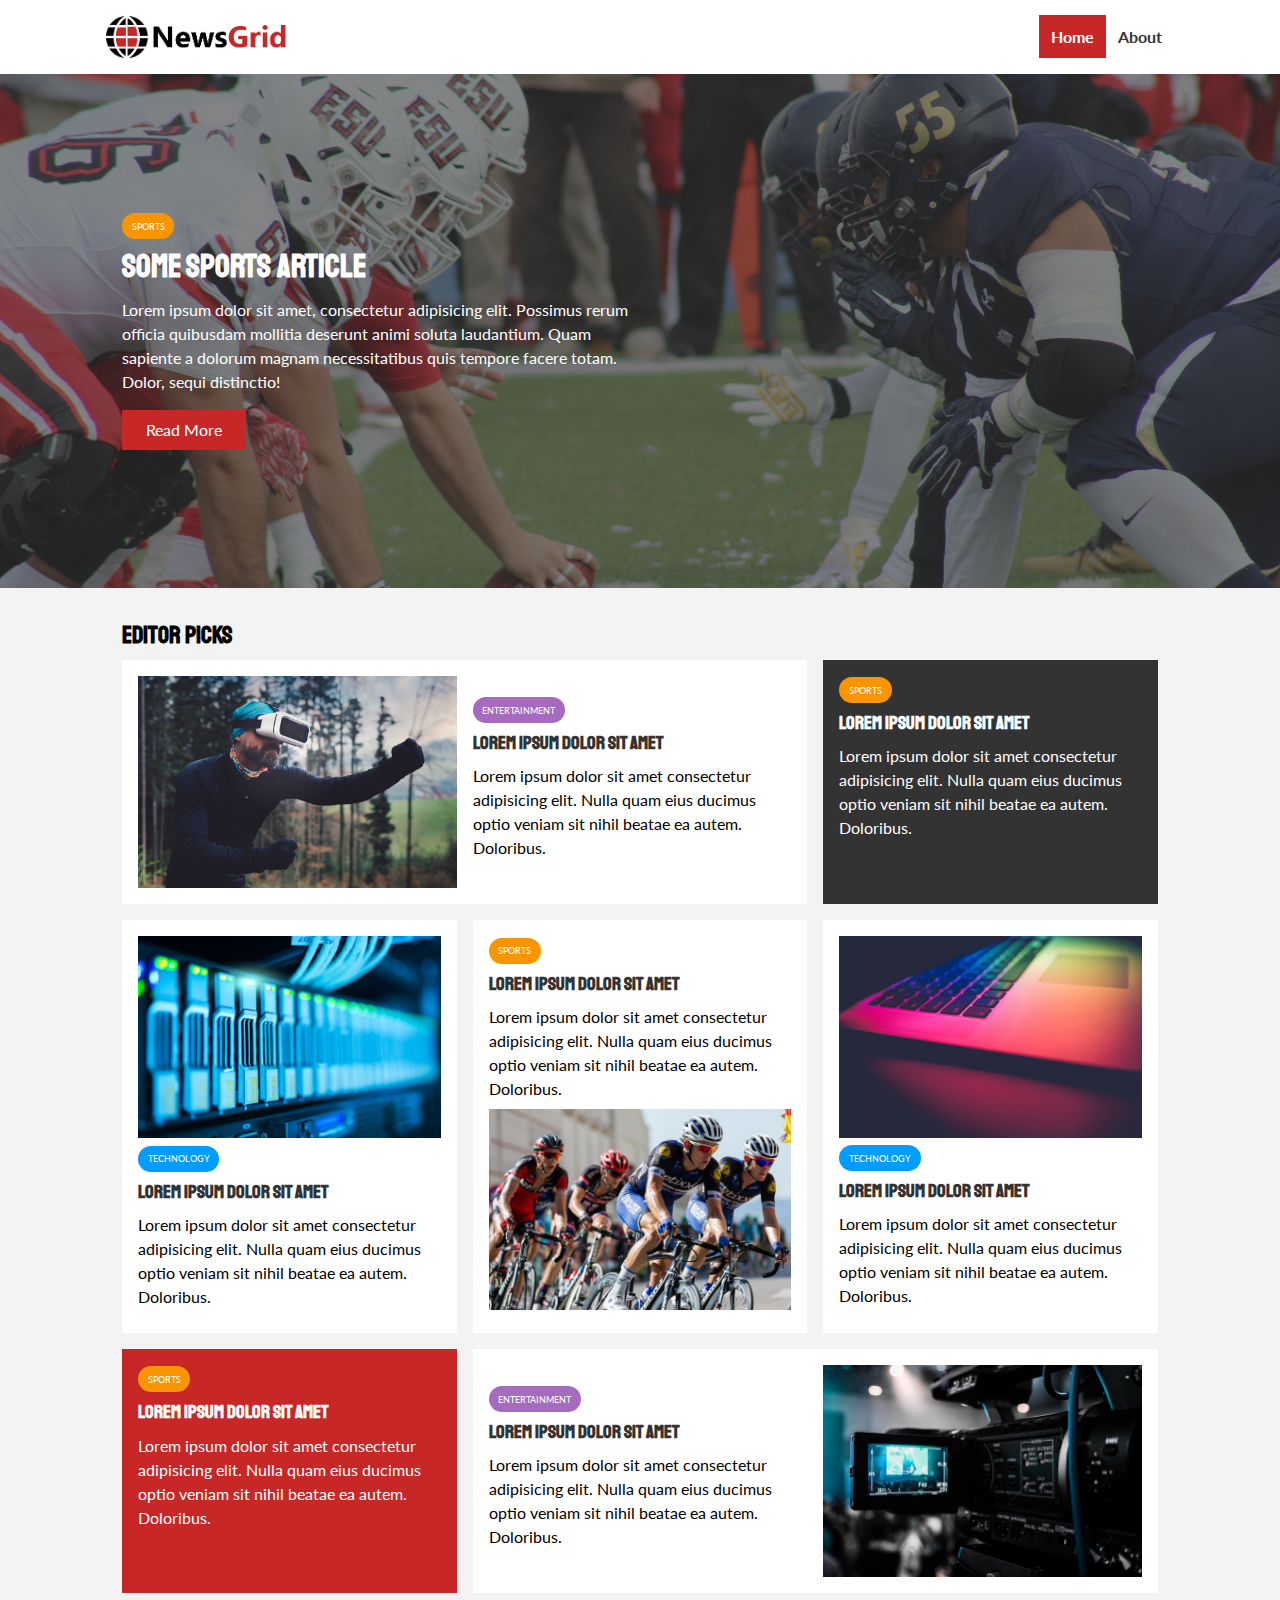
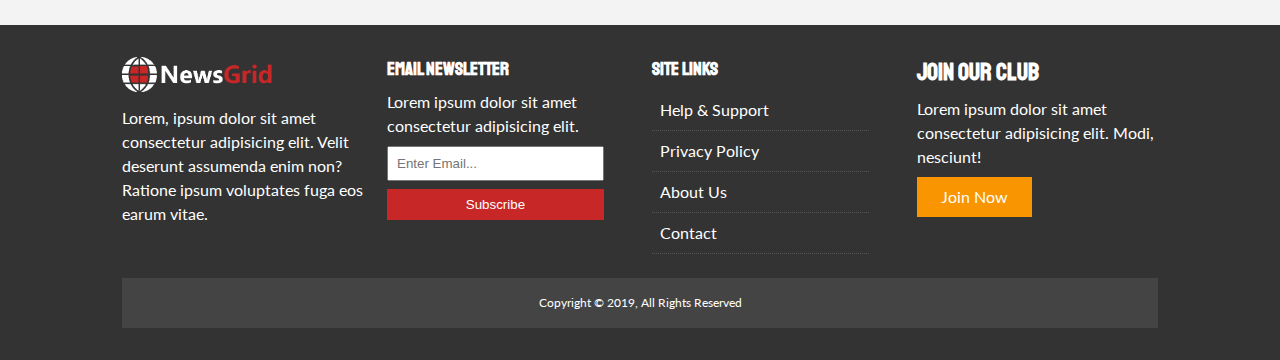
<file: index.html>
<!DOCTYPE html>
<html lang="en">
<head>
  <meta charset="UTF-8">
  <meta name="viewport" content="width=device-width, initial-scale=1.0">
  <meta http-equiv="X-UA-Compatible" content="ie=edge">
  <link rel="stylesheet" href="https://use.fontawesome.com/releases/v5.6.3/css/all.css" integrity="sha384-UHRtZLI+pbxtHCWp1t77Bi1L4ZtiqrqD80Kn4Z8NTSRyMA2Fd33n5dQ8lWUE00s/" crossorigin="anonymous">
  <link href="https://fonts.googleapis.com/css?family=Lato|Staatliches" rel="stylesheet">
  <link rel="stylesheet" href="css/style.css">
  <link rel="stylesheet" media="screen and (max-width: 768px)" href="css/mobile.css">
  <link rel="shortcut icon" type="image/x-icon" href="/favicon.ico">
  <title>NewsGrid | Latest News</title>
</head>
<body>
  <nav id="main-nav">
    <div class="container">
      <img src="img/logo.png" alt="NewsGrid" class="logo">
      <div class="social">
        <a href="http://facebook.com" target="_blank"><i class="fab fa-facebook fa-2x"></i></a>
        <a href="http://twitter.com" target="_blank"><i class="fab fa-twitter fa-2x"></i></a>
        <a href="http://instagram.com" target="_blank"><i class="fab fa-instagram fa-2x"></i></a>
        <a href="http://youtube.com" target="_blank"><i class="fab fa-youtube fa-2x"></i></a>
      </div>
      <ul>
        <li><a class="current" href="index.html">Home</a></li>
        <li><a href="about.html">About</a></li>
      </ul>
    </div>
  </nav>

  <!-- Showcase -->
  <header id="showcase">
    <div class="container">
      <div class="showcase-container">
        <div class="showcase-content">
          <div class="category category-sport">Sports</div>
          <h1>Some Sports Article</h1>
          <p>Lorem ipsum dolor sit amet, consectetur adipisicing elit. Possimus rerum officia quibusdam mollitia deserunt animi soluta laudantium. Quam sapiente a dolorum magnam necessitatibus quis tempore facere totam. Dolor, sequi distinctio!</p>
          <a href="article.html" class="btn btn-primary">Read More</a>
        </div>
      </div>
    </div>
  </header>

  <!-- Home Articles -->
  <section id="home-articles" class="py-2">
    <div class="container">
        <h2>Editor Picks</h2>
        <div class="articles-container">
          <article class="card">
            <img src="img/articles/ent1.jpg" alt="">
            <div>
              <div class="category category-ent">Entertainment</div>
              <h3>
                <a href="article.html">Lorem ipsum dolor sit amet</a>
              </h3>
              <p>Lorem ipsum dolor sit amet consectetur adipisicing elit. Nulla quam eius ducimus optio veniam sit nihil
                beatae ea autem. Doloribus.</p>
            </div>
          </article>
          <article class="card bg-dark">
            <div class="category category-sport">Sports</div>
            <h3>
              <a href="article.html">Lorem ipsum dolor sit amet</a>
            </h3>
            <p>Lorem ipsum dolor sit amet consectetur adipisicing elit. Nulla quam eius ducimus optio veniam sit nihil beatae ea autem. Doloribus.</p>
          </article>
          <article class="card">
            <img src="img/articles/tech1.jpg" alt="">
            <div class="category category-tech">Technology</div>
            <h3>
              <a href="article.html">Lorem ipsum dolor sit amet</a>
            </h3>
            <p>Lorem ipsum dolor sit amet consectetur adipisicing elit. Nulla quam eius ducimus optio veniam sit nihil beatae ea autem. Doloribus.</p>
          </article>
          <article class="card">
            <div class="category category-sport">Sports</div>
            <h3>
              <a href="article.html">Lorem ipsum dolor sit amet</a>
            </h3>
            <p>Lorem ipsum dolor sit amet consectetur adipisicing elit. Nulla quam eius ducimus optio veniam sit nihil beatae ea autem. Doloribus.</p>
            <img src="img/articles/sports1.jpg" alt="">
          </article>
          <article class="card">
            <img src="img/articles/tech2.jpg" alt="">
            <div class="category category-tech">Technology</div>
            <h3>
              <a href="article.html">Lorem ipsum dolor sit amet</a>
            </h3>
            <p>Lorem ipsum dolor sit amet consectetur adipisicing elit. Nulla quam eius ducimus optio veniam sit nihil beatae ea autem. Doloribus.</p>
          </article>
          <article class="card bg-primary">
            <div class="category category-sport">Sports</div>
            <h3>
              <a href="article.html">Lorem ipsum dolor sit amet</a>
            </h3>
            <p>Lorem ipsum dolor sit amet consectetur adipisicing elit. Nulla quam eius ducimus optio veniam sit nihil beatae ea autem. Doloribus.</p>
          </article>
          <article class="card">
            <div>
              <div class="category category-ent">Entertainment</div>
              <h3>
                <a href="article.html">Lorem ipsum dolor sit amet</a>
              </h3>
              <p>Lorem ipsum dolor sit amet consectetur adipisicing elit. Nulla quam eius ducimus optio veniam sit nihil beatae ea autem. Doloribus.</p>
            </div>
            <img src="img/articles/ent2.jpg" alt="">
          </article>
        </div>
    </div>
  </section>

  <!-- Footer -->
  <footer id="main-footer" class="py-2">
    <div class="container footer-container">
      <div>
        <img src="img/logo_light.png" alt="NewsGrid">
        <p>Lorem, ipsum dolor sit amet consectetur adipisicing elit. Velit deserunt assumenda enim non? Ratione ipsum voluptates fuga eos earum vitae.</p>
      </div>
      <div>
        <h3>Email Newsletter</h3>
        <p>Lorem ipsum dolor sit amet consectetur adipisicing elit.</p>
        <form>
          <input type="email" placeholder="Enter Email...">
          <input type="submit" value="Subscribe" class="btn btn-primary">
        </form>
      </div>
      <div>
        <h3>Site Links</h3>
        <ul class="list">
          <li><a href="#">Help & Support</a></li>
          <li><a href="#">Privacy Policy</a></li>
          <li><a href="#">About Us</a></li>
          <li><a href="#">Contact</a></li>
        </ul>
      </div>
      <div>
        <h2>Join Our Club</h2>
        <p>Lorem ipsum dolor sit amet consectetur adipisicing elit. Modi, nesciunt!</p>
        <a href="#" class="btn btn-secondary">Join Now</a>
      </div>
      <div>
        <p>
          Copyright &copy; 2019, All Rights Reserved
        </p>
      </div>
    </div>
  </footer>

</body>
</html>
</file>
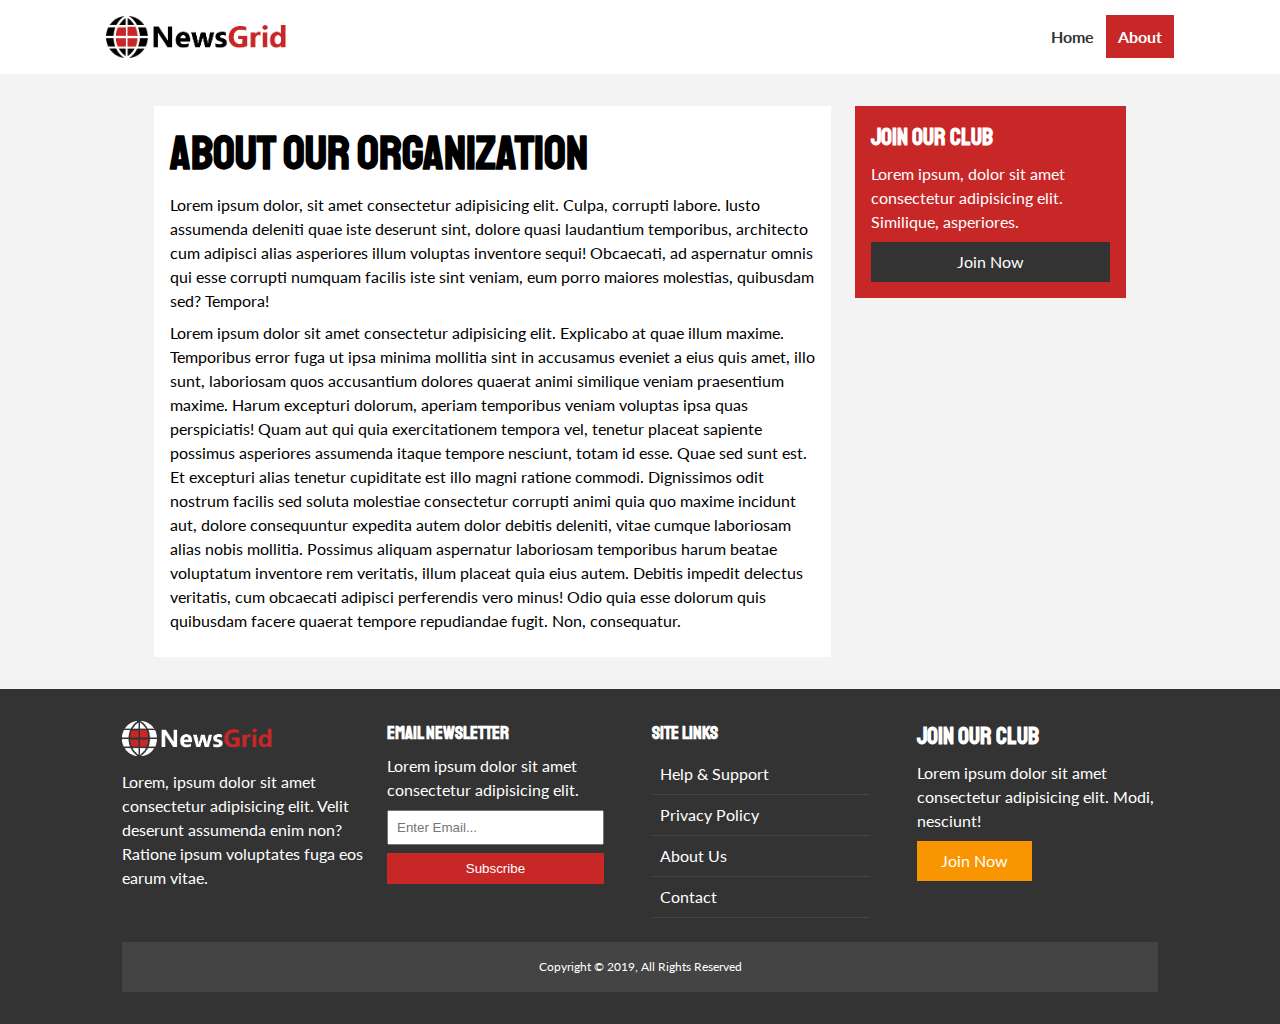
<file: about.html>
<!DOCTYPE html>
<html lang="en">
<head>
  <meta charset="UTF-8">
  <meta name="viewport" content="width=device-width, initial-scale=1.0">
  <meta http-equiv="X-UA-Compatible" content="ie=edge">
  <link rel="stylesheet" href="https://use.fontawesome.com/releases/v5.6.3/css/all.css" integrity="sha384-UHRtZLI+pbxtHCWp1t77Bi1L4ZtiqrqD80Kn4Z8NTSRyMA2Fd33n5dQ8lWUE00s/" crossorigin="anonymous">
  <link href="https://fonts.googleapis.com/css?family=Lato|Staatliches" rel="stylesheet">
  <link rel="stylesheet" href="css/style.css">
  <link rel="stylesheet" media="screen and (max-width: 768px)" href="css/mobile.css">
  <link rel="shortcut icon" type="image/x-icon" href="/favicon.ico">
  <title>NewsGrid | About</title>
</head>
<body>
  <nav id="main-nav">
    <div class="container">
      <img src="img/logo.png" alt="NewsGrid" class="logo">
      <div class="social">
        <a href="http://facebook.com" target="_blank"><i class="fab fa-facebook fa-2x"></i></a>
        <a href="http://twitter.com" target="_blank"><i class="fab fa-twitter fa-2x"></i></a>
        <a href="http://instagram.com" target="_blank"><i class="fab fa-instagram fa-2x"></i></a>
        <a href="http://youtube.com" target="_blank"><i class="fab fa-youtube fa-2x"></i></a>
      </div>
      <ul>
          <li><a href="index.html">Home</a></li>
          <li><a class="current" href="about.html">About</a></li>
      </ul>
    </div>
  </nav>

  <section id="about">
    <div class="container">
        <div class="page-container">
            <article class="card">
                <h1 class="l-heading">About Our Organization</h1>
                <p>Lorem ipsum dolor, sit amet consectetur adipisicing elit. Culpa, corrupti labore. Iusto assumenda deleniti quae iste deserunt sint, dolore quasi laudantium temporibus, architecto cum adipisci alias asperiores illum voluptas inventore sequi! Obcaecati, ad aspernatur omnis qui esse corrupti numquam facilis iste sint veniam, eum porro maiores molestias, quibusdam sed? Tempora!</p>
                <p>Lorem ipsum dolor sit amet consectetur adipisicing elit. Explicabo at quae illum maxime. Temporibus error fuga ut ipsa minima mollitia sint in accusamus eveniet a eius quis amet, illo sunt, laboriosam quos accusantium dolores quaerat animi similique veniam praesentium maxime. Harum excepturi dolorum, aperiam temporibus veniam voluptas ipsa quas perspiciatis! Quam aut qui quia exercitationem tempora vel, tenetur placeat sapiente possimus asperiores assumenda itaque tempore nesciunt, totam id esse. Quae sed sunt est. Et excepturi alias tenetur cupiditate est illo magni ratione commodi. Dignissimos odit nostrum facilis sed soluta molestiae consectetur corrupti animi quia quo maxime incidunt aut, dolore consequuntur expedita autem dolor debitis deleniti, vitae cumque laboriosam alias nobis mollitia. Possimus aliquam aspernatur laboriosam temporibus harum beatae voluptatum inventore rem veritatis, illum placeat quia eius autem. Debitis impedit delectus veritatis, cum obcaecati adipisci perferendis vero minus! Odio quia esse dolorum quis quibusdam facere quaerat tempore repudiandae fugit. Non, consequatur.</p>
            </article>
            <aside class="card bg-primary">
                <h2>Join Our Club</h2>
                <p>Lorem ipsum, dolor sit amet consectetur adipisicing elit. Similique, asperiores.</p>
                <a href="#" class="btn btn-dark btn-block">Join Now</a>
            </aside>
        </div>
    </div>
  </section>

  <!-- Footer -->
  <footer id="main-footer" class="py-2">
    <div class="container footer-container">
      <div>
        <img src="img/logo_light.png" alt="NewsGrid">
        <p>Lorem, ipsum dolor sit amet consectetur adipisicing elit. Velit deserunt assumenda enim non? Ratione ipsum voluptates fuga eos earum vitae.</p>
      </div>
      <div>
        <h3>Email Newsletter</h3>
        <p>Lorem ipsum dolor sit amet consectetur adipisicing elit.</p>
        <form>
          <input type="email" placeholder="Enter Email...">
          <input type="submit" value="Subscribe" class="btn btn-primary">
        </form>
      </div>
      <div>
        <h3>Site Links</h3>
        <ul class="list">
          <li><a href="#">Help & Support</a></li>
          <li><a href="#">Privacy Policy</a></li>
          <li><a href="#">About Us</a></li>
          <li><a href="#">Contact</a></li>
        </ul>
      </div>
      <div>
        <h2>Join Our Club</h2>
        <p>Lorem ipsum dolor sit amet consectetur adipisicing elit. Modi, nesciunt!</p>
        <a href="#" class="btn btn-secondary">Join Now</a>
      </div>
      <div>
        <p>
          Copyright &copy; 2019, All Rights Reserved
        </p>
      </div>
    </div>
  </footer>

</body>
</html>
</file>
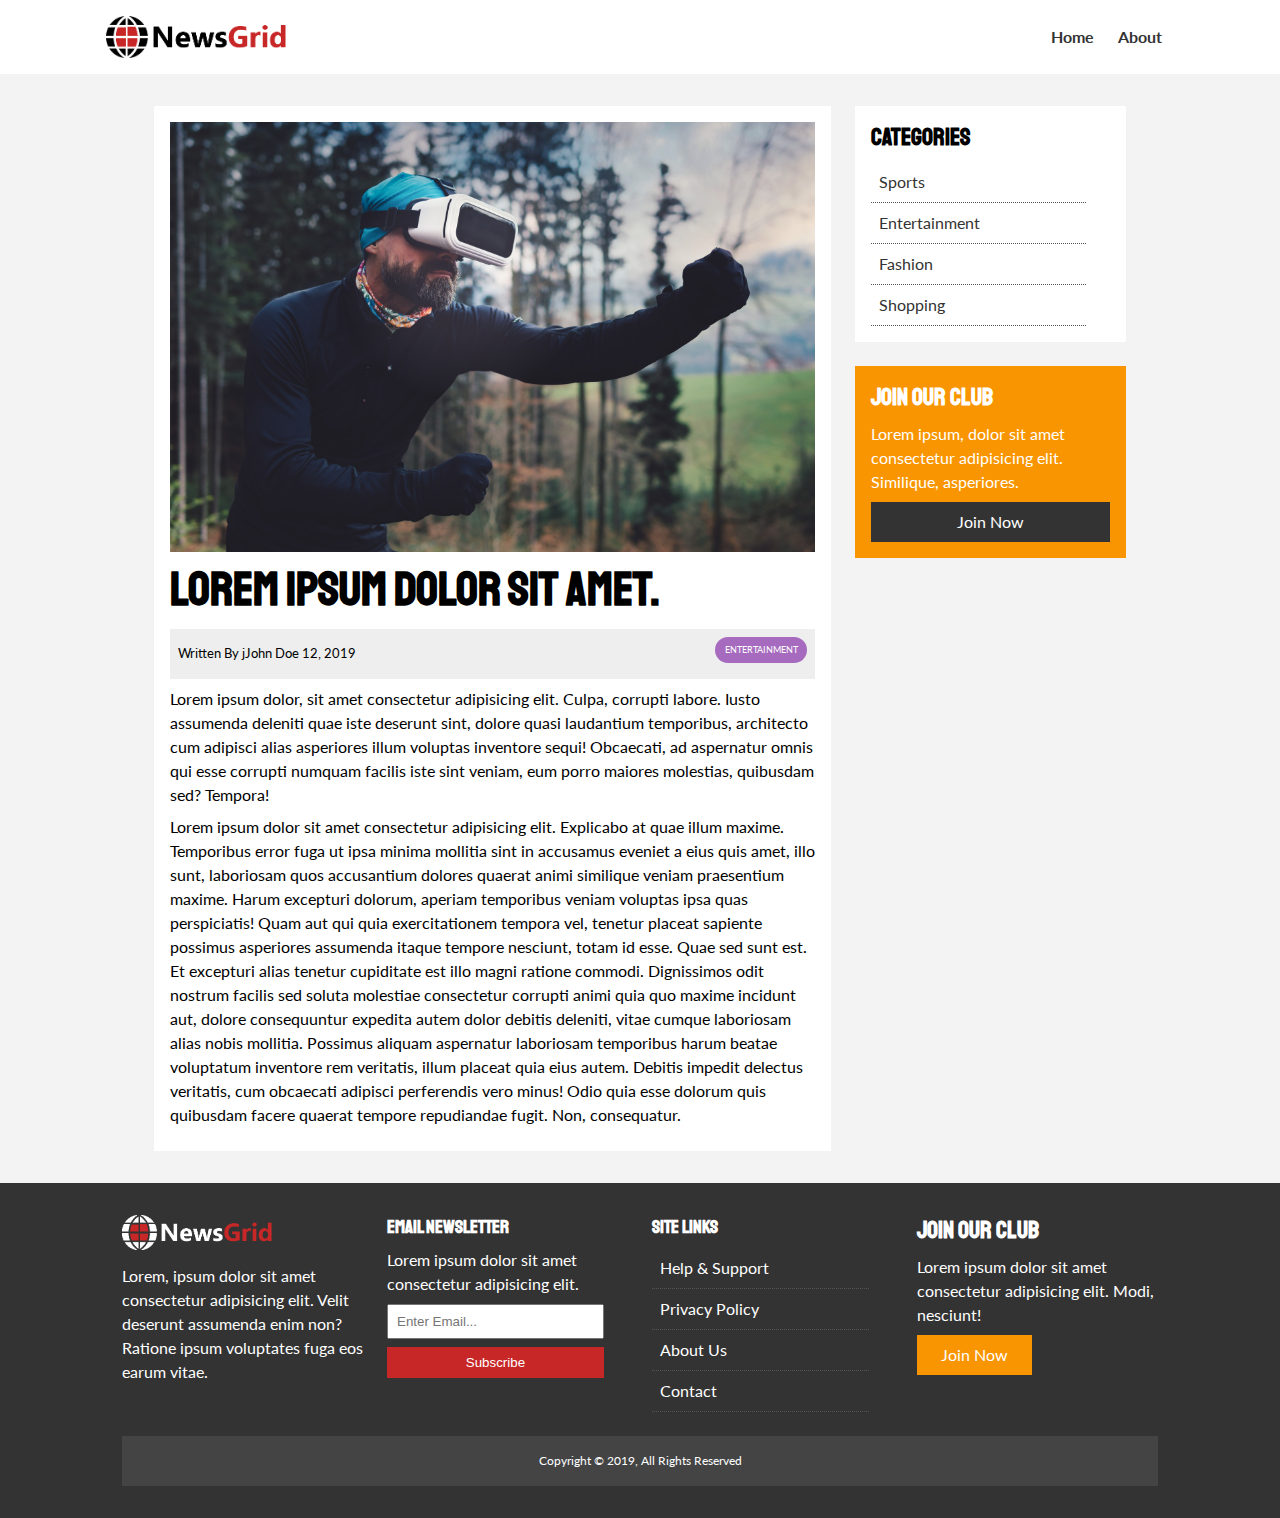
<file: article.html>
<!DOCTYPE html>
<html lang="en">
<head>
  <meta charset="UTF-8">
  <meta name="viewport" content="width=device-width, initial-scale=1.0">
  <meta http-equiv="X-UA-Compatible" content="ie=edge">
  <link rel="stylesheet" href="https://use.fontawesome.com/releases/v5.6.3/css/all.css" integrity="sha384-UHRtZLI+pbxtHCWp1t77Bi1L4ZtiqrqD80Kn4Z8NTSRyMA2Fd33n5dQ8lWUE00s/" crossorigin="anonymous">
  <link href="https://fonts.googleapis.com/css?family=Lato|Staatliches" rel="stylesheet">
  <link rel="stylesheet" href="css/style.css">
  <link rel="stylesheet" media="screen and (max-width: 768px)" href="css/mobile.css">
  <link rel="shortcut icon" type="image/x-icon" href="/favicon.ico">
  <title>NewsGrid | Latest News</title>
</head>
<body>
  <nav id="main-nav">
    <div class="container">
      <img src="img/logo.png" alt="NewsGrid" class="logo">
      <div class="social">
        <a href="http://facebook.com" target="_blank"><i class="fab fa-facebook fa-2x"></i></a>
        <a href="http://twitter.com" target="_blank"><i class="fab fa-twitter fa-2x"></i></a>
        <a href="http://instagram.com" target="_blank"><i class="fab fa-instagram fa-2x"></i></a>
        <a href="http://youtube.com" target="_blank"><i class="fab fa-youtube fa-2x"></i></a>
      </div>
      <ul>
          <li><a href="index.html">Home</a></li>
          <li><a href="about.html">About</a></li>
      </ul>
    </div>
  </nav>

  <section id="article">
    <div class="container">
        <div class="page-container">
            <article class="card">
                <img src="/img/articles/ent1.jpg" alt="">
                <h1 class="l-heading">Lorem ipsum dolor sit amet.</h1>
                <div class="meta">
                    <small>
                        <i class="fas fa-user"></i> Written By jJohn Doe 12, 2019
                    </small>
                    <div class="category category-ent">Entertainment</div>
                </div>
                <p>Lorem ipsum dolor, sit amet consectetur adipisicing elit. Culpa, corrupti labore. Iusto assumenda deleniti quae iste deserunt sint, dolore quasi laudantium temporibus, architecto cum adipisci alias asperiores illum voluptas inventore sequi! Obcaecati, ad aspernatur omnis qui esse corrupti numquam facilis iste sint veniam, eum porro maiores molestias, quibusdam sed? Tempora!</p>
                <p>Lorem ipsum dolor sit amet consectetur adipisicing elit. Explicabo at quae illum maxime. Temporibus error fuga ut ipsa minima mollitia sint in accusamus eveniet a eius quis amet, illo sunt, laboriosam quos accusantium dolores quaerat animi similique veniam praesentium maxime. Harum excepturi dolorum, aperiam temporibus veniam voluptas ipsa quas perspiciatis! Quam aut qui quia exercitationem tempora vel, tenetur placeat sapiente possimus asperiores assumenda itaque tempore nesciunt, totam id esse. Quae sed sunt est. Et excepturi alias tenetur cupiditate est illo magni ratione commodi. Dignissimos odit nostrum facilis sed soluta molestiae consectetur corrupti animi quia quo maxime incidunt aut, dolore consequuntur expedita autem dolor debitis deleniti, vitae cumque laboriosam alias nobis mollitia. Possimus aliquam aspernatur laboriosam temporibus harum beatae voluptatum inventore rem veritatis, illum placeat quia eius autem. Debitis impedit delectus veritatis, cum obcaecati adipisci perferendis vero minus! Odio quia esse dolorum quis quibusdam facere quaerat tempore repudiandae fugit. Non, consequatur.</p>
            </article>

            <aside id="category" class="card">
                <h2>Categories</h2>
                <ul class="list">
                    <li><a href="#"><i class="fas fa-chevron-right"></i> Sports</a></li>
                    <li><a href="#"><i class="fas fa-chevron-right"></i> Entertainment</a></li>
                    <li><a href="#"><i class="fas fa-chevron-right"></i> Fashion</a></li>
                    <li><a href="#"><i class="fas fa-chevron-right"></i> Shopping</a></li>
                </ul>
            </aside>

            <aside class="card bg-secondary">
                <h2>Join Our Club</h2>
                <p>Lorem ipsum, dolor sit amet consectetur adipisicing elit. Similique, asperiores.</p>
                <a href="#" class="btn btn-dark btn-block">Join Now</a>
            </aside>
        </div>
    </div>
  </section>

  <!-- Footer -->
  <footer id="main-footer" class="py-2">
    <div class="container footer-container">
      <div>
        <img src="img/logo_light.png" alt="NewsGrid">
        <p>Lorem, ipsum dolor sit amet consectetur adipisicing elit. Velit deserunt assumenda enim non? Ratione ipsum voluptates fuga eos earum vitae.</p>
      </div>
      <div>
        <h3>Email Newsletter</h3>
        <p>Lorem ipsum dolor sit amet consectetur adipisicing elit.</p>
        <form>
          <input type="email" placeholder="Enter Email...">
          <input type="submit" value="Subscribe" class="btn btn-primary">
        </form>
      </div>
      <div>
        <h3>Site Links</h3>
        <ul class="list">
          <li><a href="#">Help & Support</a></li>
          <li><a href="#">Privacy Policy</a></li>
          <li><a href="#">About Us</a></li>
          <li><a href="#">Contact</a></li>
        </ul>
      </div>
      <div>
        <h2>Join Our Club</h2>
        <p>Lorem ipsum dolor sit amet consectetur adipisicing elit. Modi, nesciunt!</p>
        <a href="#" class="btn btn-secondary">Join Now</a>
      </div>
      <div>
        <p>
          Copyright &copy; 2019, All Rights Reserved
        </p>
      </div>
    </div>
  </footer>

</body>
</html>
</file>
<file: css/style.css>
:root {
    --primary-color: #c72727;
    --secondary-color: #f99500;
    --light-color: #f3f3f3;
    --dark-color: #333;
    --max-width: 1100px;
}

.category {
    --sports-color: #f99500;
    --ent-color: #a66bbe;
    --tech-color: #009cff;
}

* {
    margin: 0;
    padding: 0;
    box-sizing: border-box;
}

body {
    font-family: 'Lato', sans-serif;
    line-height: 1.5;
    background: var(--light-color);
}

a {
    color: #333;
    text-decoration: none;
}

ul {
    list-style: none;
}

p {
    margin: .5rem 0;
}

img {
    width: 100%;
}

h1,h2,h3,h4,h5,h6 {
    font-family: 'Staatliches', cursive;
    margin-bottom: 0.55rem;
    line-height: 1.3;
}

/* Utility */
.container {
    max-width: var(--max-width);
    margin: auto;
    padding: 0 2rem;
    overflow: hidden;
}

.category {
    display: inline-block;
    color: #fff;
    font-size: .55rem;
    text-transform: uppercase;
    padding: 0.4rem 0.6rem;
    border-radius: 15px;
    margin-bottom: 0.5rem; 
}

.category-sport { background: var(--sports-color);}
.category-ent { background: var(--ent-color);}
.category-tech { background: var(--tech-color);}

.btn {
    display: inline-block;
    border: none;
    background: var(--dark-color);
    color: #fff;
    padding: 0.5rem 1.5rem;
}

.btn-light { background: var(--light-color);}
.btn-primary { background: var(--primary-color);}
.btn-secondary { background: var(--secondary-color);}

.btn-block {
    display: block;
    width: 100%;
    text-align: center;
}

.btn:hover {
    opacity: 0.9;
}

.card {
    background: #fff;
    padding: 1rem;
}

.bg-dark {background: var(--dark-color); color: #fff}
.bg-primary {background: var(--primary-color); color: #fff}
.bg-secondary {background: var(--secondary-color); color: #fff}

.bg-dark h1,
.bg-dark h2,
.bg-dark h3,
.bg-dark a,
.bg-primary h1,
.bg-primary h2,
.bg-primary h3,
.bg-primary a,
.bg-secondary h1,
.bg-secondary h2,
.bg-secondary h3,
.bg-secondary a {
    color: #fff;
}


.py-1{ padding: 1.5rem 0; }
.py-2{ padding: 2rem 0; }
.py-3{ padding: 3 0; }
.py{ padding: 1.5rem; }
.py { padding: 2rem; }
.py { padding: 3rem; }

.l-heading {
    font-size: 3rem;
}

.list li {
    padding: .5rem;
    border-bottom: #555 dotted 1px;
    width: 90%;
}

.list li a:hover {
    color: var(--primary-color) !important;
}

/* Inner Page grid container */
.page-container {
    display: grid;
    grid-template-columns: 5fr 2fr;
    margin: 2rem;
    grid-gap: 1.5rem;
}

.page-container > *:first-child {
    grid-row: 1 / span 3;
}

/* Navigation */
#main-nav {
    background: #fff;
    position: sticky;
    top: 0;
    z-index: 2;
}

#main-nav .container {
    display: grid;
    grid-template-columns: 6fr 3fr 2fr;
    padding: 1rem;
    align-items: center;
}

#main-nav .logo {
    width: 180px;
}

#main-nav ul {
    justify-self: end;
    display: flex;
}

#main-nav ul li a {
    padding: 0.75rem;
    font-weight: bold;
}

#main-nav ul li a.current {
    background: var(--primary-color);
    color: #fff;
}

#main-nav ul li a:hover {
    background: var(--light-color);
    color: var(--dark-color);
}

#main-nav .social {
    justify-self: center;
}

#main-nav .social i {
    color: #777;
    margin-right: .5rem;
}

/* Showcases */
#showcase {
    color: #fff;
    background: #333;
    padding: 2rem;
    position: relative;
}

#showcase::before {
    content: '';
    background: url('/img/featured.jpg') no-repeat center center/cover;
    position: absolute;
    top: 0;
    left: 0;
    width: 100%;
    height: 100%;
    opacity: 0.4;
}

#showcase .showcase-container {
    display: grid;
    grid-template-columns: repeat(2, 1fr);
    justify-content: center;
    align-items: center;
    height: 50vh;
}

#showcase .showcase-content {
    z-index: 1;
}

#showcase .showcase-content p {
    margin-bottom: 1rem;
}

/* Home articles */
#home-articles .articles-container {
    display: grid;
    grid-template-columns: repeat(3, 1fr);
    grid-gap: 1rem;
}

#home-articles .articles-container > *:first-child,
#home-articles .articles-container > *:last-child  {
    display: grid;
    grid-template-columns: repeat(2, 1fr);
    grid-gap: 1rem;
    align-items: center;
    grid-column: 1 / span 2;
}

#home-articles .articles-container > *:last-child  {
    grid-column: 2 / span 2;
}

#article .meta {
    display: flex;
    justify-content: space-between;
    align-items: center;
    background: #eee;
    padding: 0.5rem;
}

#article .meta #category {
    margin-top: 0.4rem;
}

/* Footer */
#main-footer {
    background: var(--dark-color);
    color: #fff;
}

#main-footer img {
    width: 150px;
}

#main-footer a {
    color: #fff;
}

#main-footer .footer-container {
    display: grid;
    grid-template-columns: repeat(4, 1fr);
    grid-gap: 1.5rem;
}

#main-footer .footer-container > *:last-child {
    background: #444;
    grid-column: 1 / span 4;
    padding: .5rem;
    text-align: center;
    font-size: 0.75rem;
}

#main-footer .footer-container input[type='email'] {
    width: 90%;
    padding: 0.5rem;
    margin-bottom: 0.5rem;
}

#main-footer .footer-container input[type='submit'] {
    width: 90%;
}
</file>
<file: css/mobile.css>
/* Navigation */
#main-nav .social {
  display: none;
}

#main-nav .container {
  grid-template-columns: 1fr;
  grid-gap: 1.2rem;
}

#main-nav ul,
#main-nav .logo {
  justify-self: center;
}

#main-nav ul li a {
  padding: 0.50rem;
}

#home-articles .articles-container {
  grid-template-columns: repeat(2, 1fr);
}

#home-articles .articles-container > *:first-child,
#home-articles .articles-container > *:last-child {
  grid-template-columns: 1fr;
  grid-column: 1;
}

@media(max-width: 600px) {
  /* Stack Grid Items */
  #showcase .showcase-container,
  #home-articles .articles-container,
  #main-footer .footer-container {
    grid-template-columns: 1fr;
  }

  #main-footer .footer-container > *:last-child {
    grid-column: 1;
  }

  #main-footer .footer-container > *:first-child,
  #main-footer .footer-container > *:nth-child(2){
    border-bottom: #444 dotted 1px;
    padding-bottom: 1rem;
  }

  .page-container {
    grid-template-columns: 1fr;
    text-align: center;
  }

  .page-container > *:first-child {
    grid-row: 1;
  }

  .l-heading {
    font-size: 2rem;
  }
}
</file>
